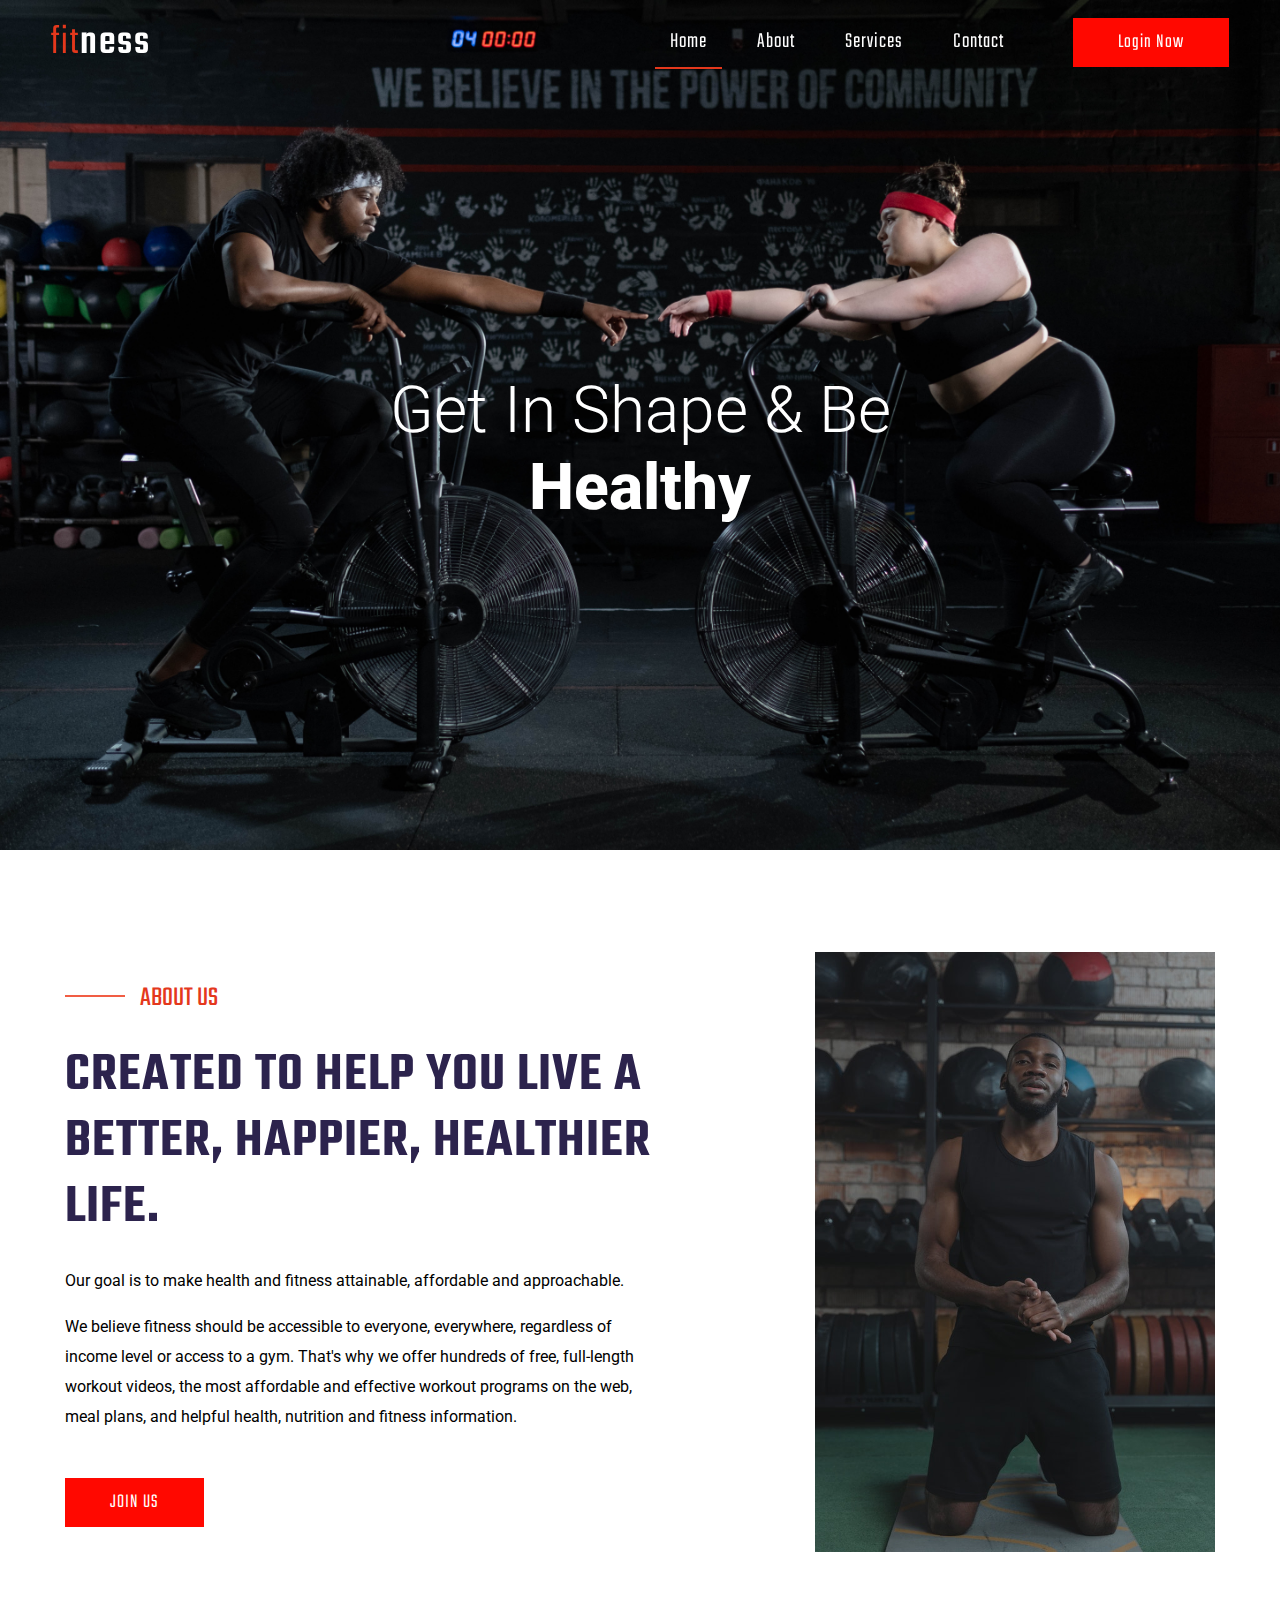
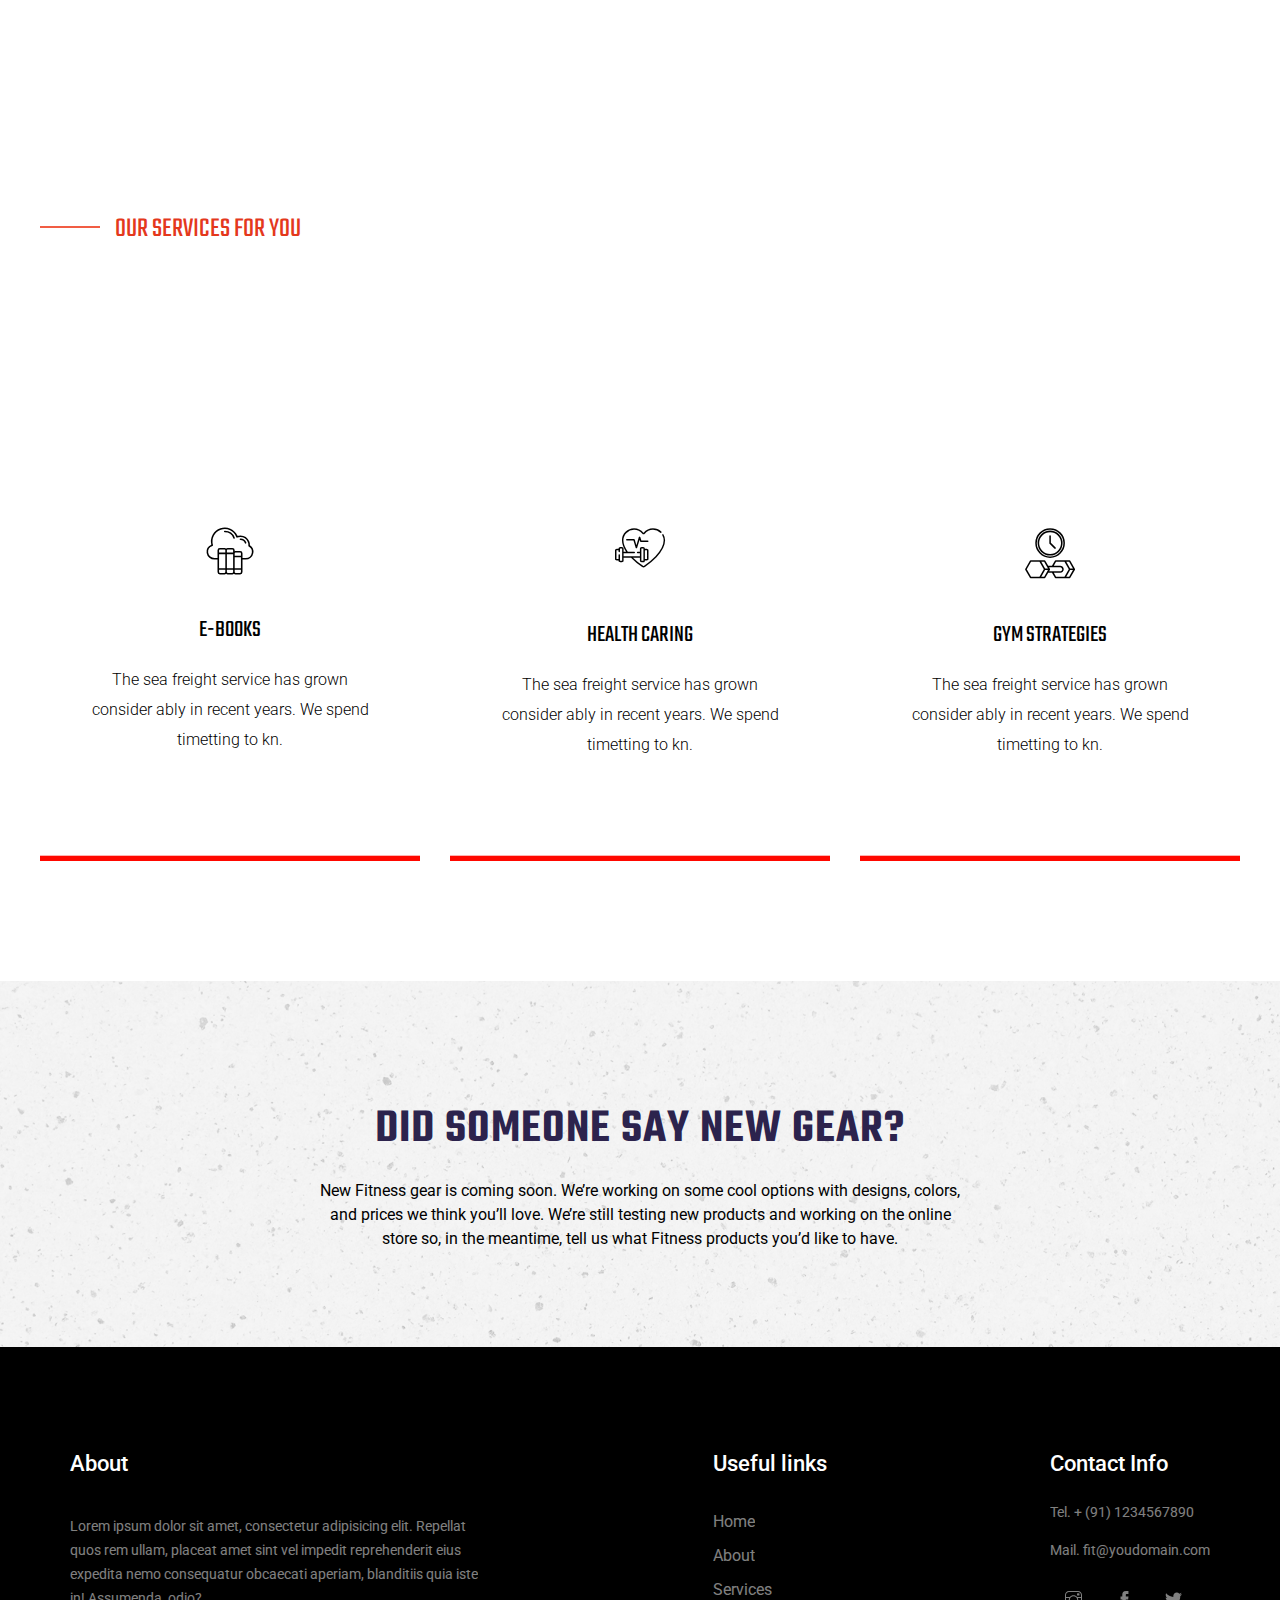
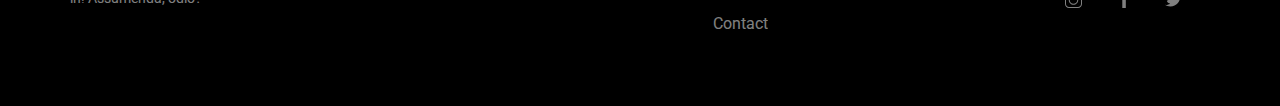
<file: Frontend/index.html>
<!DOCTYPE html>
<html>

<head>
  <meta charset="utf-8">
  <meta name="viewport" content="width=device-width, initial-scale=1.0">
  <link href="https://fonts.googleapis.com/css2?family=Roboto:wght@300;400;500;700;900&display=swap" rel="stylesheet">
  <link href="https://fonts.googleapis.com/css2?family=Teko:wght@300;400;500;600;700&display=swap" rel="stylesheet">
  <link rel="stylesheet" type="text/css" href="flaticon/fonts/flaticon.css">
  <link rel="stylesheet" type="text/css" href="global.css">
</head>

<body>

  <!--=====================================
    =                HEADER                =
    ======================================/ -->

  <header>
    <div class="header-area">
      <div class="logo">
        <a href="index.html">fit<strong>ness</strong></a>
      </div>
      <div class="dropdown-icon" id="dropdown">
        <div class="dropdown-icons"></div>
        <div class="dropdown-icons"></div>
        <div class="dropdown-icons"></div>
      </div>
      <div class="header-main-links">
        <ul>
          <li>
            <a class="active" href="#home">Home</a>
          </li>
          <li>
            <a href="#about">About</a>
          </li>
          <li>
            <a href="#services">Services</a>
          </li>
          <li>
            <a href="/contact.html">Contact</a>
          </li>
        </ul>
        -
        <a id="loggedin" class="button" href="/login.html">Login Now</a>
        <button id="loggedout" class="button"><span id="user">-</span>-Logout</button>
      </div>
    </div>
  </header>

  <!--=======  End of HEADER  ========-->

  <main>

    <!--=====================================
      =              HERO SECTION             =
      ======================================-->

    <section class="hero-section" id="home">
      <div class="hero-content">
        <h1>Get In Shape & Be <strong>Healthy</strong></h1>
      </div>
    </section>

    <!--======  End of HERO SECTION  ======-->

    <!--=====================================
      =                ABOUT US               =
      ======================================-->

    <section class="about-us" id="about">
      <div class="about-us_flex">
        <div class="about-us_left">
          <div class="title">
            <span>ABOUT US</span>
          </div>
          <h2>Created to help you live a better, happier, healthier life.</h2>
          <p>Our goal is to make health and fitness attainable, affordable and approachable.</p>
          <p>We believe fitness should be accessible to everyone, everywhere, regardless of income level or access to a gym. That's why we offer hundreds of free, full-length workout videos, the most affordable and effective workout programs on the web, meal plans, and helpful health, nutrition and fitness information.</p>
          <a href="#contact" class="button">JOIN US</a>
        </div>
        <div class="about-us_right">
          <img src="images/about.jpg">
        </div>
      </div>
    </section>

    <!--=======  End of ABOUT US  ========-->

    <!--=====================================
      =               SERVICES                =
      ======================================-->

    <section class="services" id="services">
      <div class="service-content">
        <div class="title">
          <span>OUR SERVICES FOR YOU </span>
        </div>
        <h2>PUSH YOUR LIMITS FORWARD WE OFFER TO YOU</h2>
        <div class="service_grid">
          <div class="service">
            <svg xmlns="http://www.w3.org/2000/svg" viewBox="0 0 64 64" width="512" height="512">
              <g id="Cloud-Book-Data-Info-Online">
                <path
                  d="M57.52,24.79a11.213,11.213,0,0,0-.93-5.17A12.5,12.5,0,0,0,45.36,12h-.18a12.077,12.077,0,0,0-3.63.62A17.721,17.721,0,0,0,8.09,23.92a9.925,9.925,0,0,0-6,10.55A10.117,10.117,0,0,0,12.21,43H16V59a3.009,3.009,0,0,0,3,3h6a2.974,2.974,0,0,0,2-.78A2.974,2.974,0,0,0,29,62h6a2.974,2.974,0,0,0,2-.78A2.974,2.974,0,0,0,39,62h6a3.009,3.009,0,0,0,3-3V43h3.83A10.1,10.1,0,0,0,61.9,34.54,9.907,9.907,0,0,0,57.52,24.79ZM26,59a1,1,0,0,1-1,1H19a1,1,0,0,1-1-1V56h8Zm0-5H18V36h8Zm0-20H18V31a1,1,0,0,1,1-1h6a1,1,0,0,1,1,1ZM36,59a1,1,0,0,1-1,1H29a1,1,0,0,1-1-1V56h8Zm0-5H28V36h8Zm0-20H28V31a1,1,0,0,1,1-1h6a1,1,0,0,1,1,1ZM46,59a1,1,0,0,1-1,1H39a1,1,0,0,1-1-1V56h8Zm0-5H38V40h8Zm0-16H38V35a1,1,0,0,1,1-1h6a1,1,0,0,1,1,1Zm13.92-3.75A8.092,8.092,0,0,1,51.83,41H48V35a3.009,3.009,0,0,0-3-3H39a3,3,0,0,0-1,.18V31a3.009,3.009,0,0,0-3-3H29a2.974,2.974,0,0,0-2,.78A2.974,2.974,0,0,0,25,28H19a3.009,3.009,0,0,0-3,3V41H12.21a8.088,8.088,0,0,1-8.13-6.8,7.919,7.919,0,0,1,5.51-8.7.979.979,0,0,0,.66-1.24,15.725,15.725,0,0,1,29.8-10.01,1.009,1.009,0,0,0,.54.57.987.987,0,0,0,.79,0A10.135,10.135,0,0,1,45.22,14a10.433,10.433,0,0,1,9.53,6.42,9.237,9.237,0,0,1,.73,4.8,1.014,1.014,0,0,0,.5.97A7.932,7.932,0,0,1,59.92,34.25Z" />
                <path d="M45.367,16a1,1,0,0,0,0,2,6.462,6.462,0,0,1,5.718,4.01,1,1,0,1,0,1.834-.8A8.483,8.483,0,0,0,45.367,16Z" />
                <path d="M25.275,5.964a1,1,0,0,0,0,2A11.644,11.644,0,0,1,36.3,15.636a1,1,0,0,0,.938.654.98.98,0,0,0,.347-.063,1,1,0,0,0,.592-1.285A13.628,13.628,0,0,0,25.275,5.964Z" />
              </g>
            </svg>
            <div class="service-details">
              <h3>E-BOOKS</h3>
              <p>The sea freight service has grown consider ably in recent years. We spend timetting to kn. </p>
            </div>
            <div class="service-button">
              <a href="#contact">JOIN US
                <svg version="1.1" id="Capa_1" xmlns="http://www.w3.org/2000/svg" xmlns:xlink="http://www.w3.org/1999/xlink" x="0px" y="0px" viewBox="0 0 31.49 31.49" style="enable-background:new 0 0 31.49 31.49;" xml:space="preserve">
                  <path d="M21.205,5.007c-0.429-0.444-1.143-0.444-1.587,0c-0.429,0.429-0.429,1.143,0,1.571l8.047,8.047H1.111 C0.492,14.626,0,15.118,0,15.737c0,0.619,0.492,1.127,1.111,1.127h26.554l-8.047,8.032c-0.429,0.444-0.429,1.159,0,1.587 c0.444,0.444,1.159,0.444,1.587,0l9.952-9.952c0.444-0.429,0.444-1.143,0-1.571L21.205,5.007z" />
                </svg></a>
            </div>
          </div>
          <div class="service">
            <i class="flaticon-healthcare-and-medical"></i>
            <div class="service-details">
              <h3>HEALTH CARING</h3>
              <p>The sea freight service has grown consider ably in recent years. We spend timetting to kn.</p>
            </div>
            <div class="service-button">
              <a href="#contact">JOIN US
                <svg version="1.1" id="Capa_1" xmlns="http://www.w3.org/2000/svg" xmlns:xlink="http://www.w3.org/1999/xlink" x="0px" y="0px" viewBox="0 0 31.49 31.49" style="enable-background:new 0 0 31.49 31.49;" xml:space="preserve">
                  <path d="M21.205,5.007c-0.429-0.444-1.143-0.444-1.587,0c-0.429,0.429-0.429,1.143,0,1.571l8.047,8.047H1.111 C0.492,14.626,0,15.118,0,15.737c0,0.619,0.492,1.127,1.111,1.127h26.554l-8.047,8.032c-0.429,0.444-0.429,1.159,0,1.587 c0.444,0.444,1.159,0.444,1.587,0l9.952-9.952c0.444-0.429,0.444-1.143,0-1.571L21.205,5.007z" />
                </svg></a>
            </div>
          </div>
          <div class="service">
            <i class="flaticon-clock"></i>
            <div class="service-details">
              <h3>GYM STRATEGIES</h3>
              <p>The sea freight service has grown consider ably in recent years. We spend timetting to kn. </p>
            </div>
            <div class="service-button">
              <a href="#contact">JOIN US
                <svg version="1.1" id="Capa_1" xmlns="http://www.w3.org/2000/svg" xmlns:xlink="http://www.w3.org/1999/xlink" x="0px" y="0px" viewBox="0 0 31.49 31.49" style="enable-background:new 0 0 31.49 31.49;" xml:space="preserve">
                  <path d="M21.205,5.007c-0.429-0.444-1.143-0.444-1.587,0c-0.429,0.429-0.429,1.143,0,1.571l8.047,8.047H1.111 C0.492,14.626,0,15.118,0,15.737c0,0.619,0.492,1.127,1.111,1.127h26.554l-8.047,8.032c-0.429,0.444-0.429,1.159,0,1.587 c0.444,0.444,1.159,0.444,1.587,0l9.952-9.952c0.444-0.429,0.444-1.143,0-1.571L21.205,5.007z" />
                </svg>
              </a>
            </div>
          </div>
        </div>
      </div>
    </section>

    <!--=======  End of SERVICES  ========-->

    <!--=====================================
      =                 GEAR                 =
      ======================================-->

    <section class="fitness-gear">
      <div>
        <h2>Did Someone Say New Gear?</h2>
        <p>New Fitness gear is coming soon. We’re working on some cool options with designs, colors, and prices we think
          you’ll love. We’re still testing new products and working on the online store so, in the meantime, tell us
          what Fitness products you’d like to have.</p>
      </div>
    </section>

    <!--=======   End of GERA   ========-->

    <!--=====================================
      =              CONTACT FORM             =
      ======================================-->

 

    <!--=====  End of CONTACT FORM  ======-->

  </main>

  <!--=====================================
    =                FOOTER                 =
    ======================================-->

  <footer>
    <div class="footer-content">
      <div class="about">
        <h3>About</h3>
        <p>Lorem ipsum dolor sit amet, consectetur adipisicing elit. Repellat quos rem ullam, placeat amet sint vel
          impedit reprehenderit eius expedita nemo consequatur obcaecati aperiam, blanditiis quia iste in! Assumenda,
          odio?</p>
      </div>
      <div class="links">
        <h3>Useful links</h3>
        <ul>
          <li>
            <a href="#home">Home</a>
          </li>
          <li>
            <a href="#about">About</a>
          </li>
          <li>
            <a href="#services">Services</a>
          </li>
          <li>
            <a href="#about">Contact</a>
          </li>
        </ul>
      </div>
      <div class="contact-info">
        <h3>Contact Info</h3>
        <p>Tel. + (91) 1234567890</p>
        <p>Mail. fit@youdomain.com</p>
        <div class="social-icons">
          <a>
            <svg version="1.1" xmlns="http://www.w3.org/2000/svg" xmlns:xlink="http://www.w3.org/1999/xlink" width="17" height="17" viewBox="0 0 17 17">
              <path d="M13 0h-9c-2.2 0-4 1.8-4 4v9c0 2.2 1.8 4 4 4h9c2.2 0 4-1.8 4-4v-9c0-2.2-1.8-4-4-4zM16 13c0 1.654-1.346 3-3 3h-9c-1.654 0-3-1.346-3-3v-6h3.207c-0.286 0.61-0.457 1.283-0.457 2 0 2.619 2.131 4.75 4.75 4.75s4.75-2.131 4.75-4.75c0-0.717-0.171-1.39-0.457-2h3.207v6zM12.25 9c0 2.068-1.682 3.75-3.75 3.75s-3.75-1.682-3.75-3.75 1.682-3.75 3.75-3.75 3.75 1.682 3.75 3.75zM12.152 6c-0.872-1.059-2.176-1.75-3.652-1.75s-2.78 0.691-3.652 1.75h-3.848v-2c0-1.654 1.346-3 3-3h9c1.654 0 3 1.346 3 3v2h-3.848zM14.454 2.722v1.298c0 0.299-0.244 0.543-0.542 0.543h-1.368c-0.3-0.001-0.544-0.245-0.544-0.543v-1.298c0-0.299 0.244-0.543 0.544-0.543h1.368c0.298 0 0.542 0.244 0.542 0.543z" fill="#000000" />
            </svg></a>
          <a>
            <svg version="1.1" xmlns="http://www.w3.org/2000/svg" xmlns:xlink="http://www.w3.org/1999/xlink" width="17" height="17" viewBox="0 0 17 17">
              <path d="M12.461 5.57l-0.309 2.93h-2.342v8.5h-3.518v-8.5h-1.753v-2.93h1.753v-1.764c0-2.383 0.991-3.806 3.808-3.806h2.341v2.93h-1.465c-1.093 0-1.166 0.413-1.166 1.176v1.464h2.651z" fill="#000000" />
            </svg>
          </a>
          <a>
            <svg version="1.1" xmlns="http://www.w3.org/2000/svg" xmlns:xlink="http://www.w3.org/1999/xlink" width="17" height="17" viewBox="0 0 17 17">
              <path d="M15.253 5.038c0.011 0.151 0.011 0.302 0.011 0.454 0 4.605-3.506 9.912-9.913 9.912-1.974 0-3.808-0.572-5.351-1.564 0.281 0.032 0.551 0.042 0.842 0.042 1.629 0 3.127-0.55 4.325-1.488-1.532-0.032-2.815-1.036-3.257-2.417 0.215 0.032 0.431 0.054 0.656 0.054 0.314 0 0.627-0.043 0.918-0.118-1.596-0.324-2.794-1.726-2.794-3.419 0-0.011 0-0.033 0-0.043 0.464 0.258 1.003 0.42 1.575 0.442-0.938-0.626-1.553-1.694-1.553-2.901 0-0.647 0.173-1.241 0.475-1.759 1.715 2.115 4.293 3.496 7.184 3.646-0.055-0.259-0.087-0.529-0.087-0.799 0-1.919 1.554-3.483 3.484-3.483 1.003 0 1.909 0.42 2.546 1.1 0.787-0.151 1.541-0.442 2.211-0.841-0.259 0.809-0.809 1.489-1.532 1.919 0.702-0.075 1.381-0.269 2.007-0.539-0.475 0.69-1.068 1.306-1.747 1.802z" fill="#000000" />
            </svg>
          </a>
        </div>
      </div>
    </div>
  </footer>

  <!--=======  End of FOOTER   ========-->

  <script src="index.js"></script>
</body>

</html>
</file>
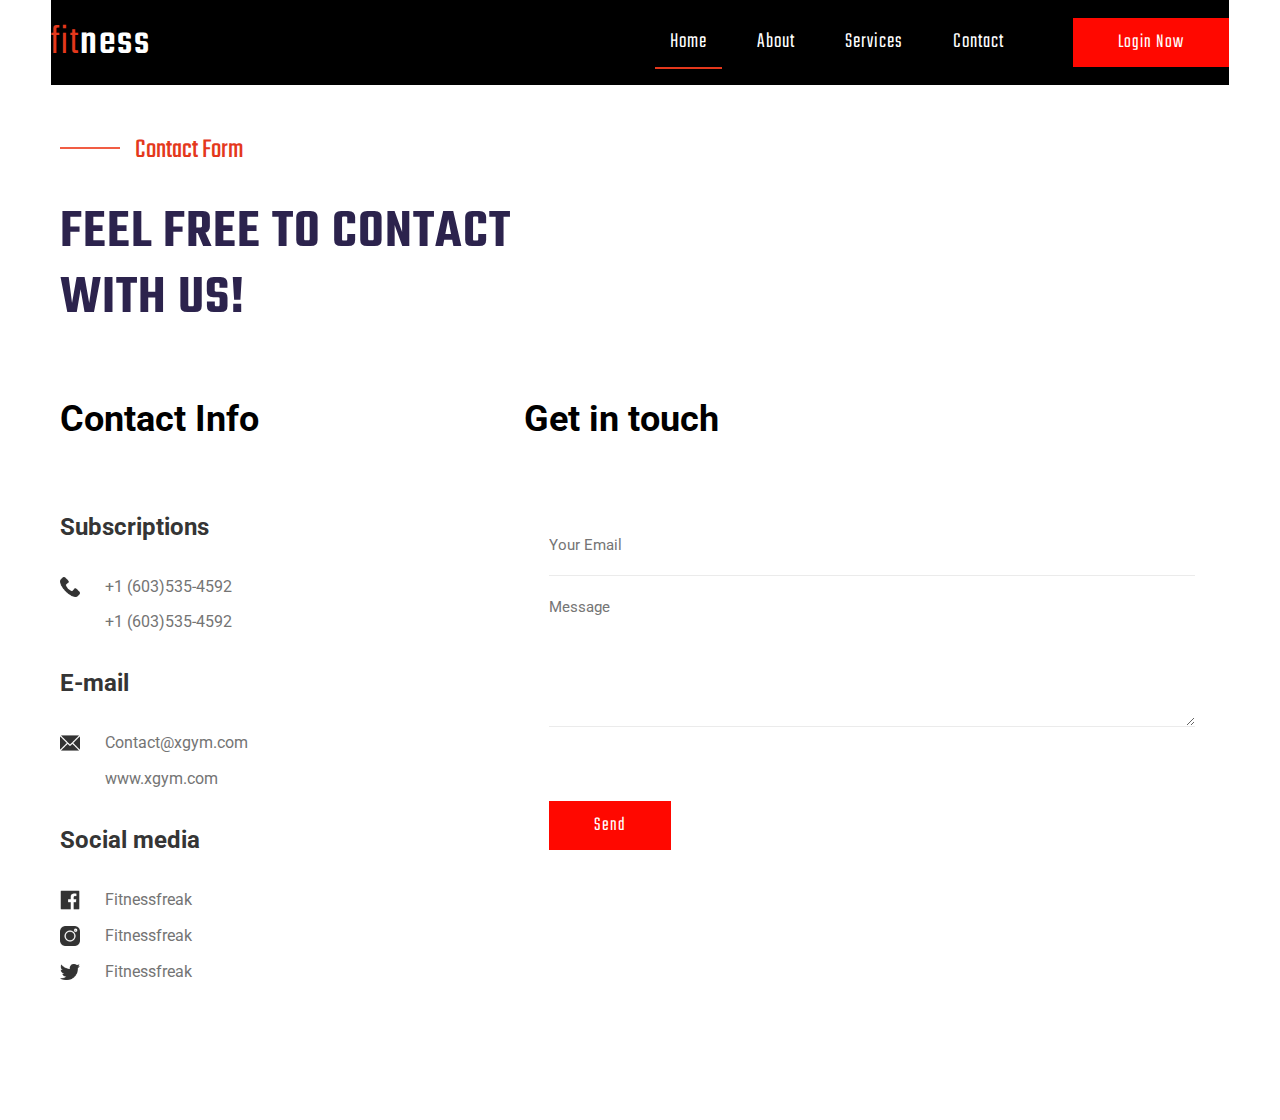
<file: Frontend/contact.html>
<!DOCTYPE html>
<html lang="en">
    <head>
        <meta charset="utf-8">
        <meta name="viewport" content="width=device-width, initial-scale=1.0">
        <link href="https://fonts.googleapis.com/css2?family=Roboto:wght@300;400;500;700;900&display=swap" rel="stylesheet">
        <link href="https://fonts.googleapis.com/css2?family=Teko:wght@300;400;500;600;700&display=swap" rel="stylesheet">
        <link rel="stylesheet" type="text/css" href="flaticon/fonts/flaticon.css">
        <link rel="stylesheet" type="text/css" href="global.css">
      </head>
<body>

  <header>
    <div class="header-area" style="background-color: black;">
      <div class="logo">
        <a href="index.html">fit<strong>ness</strong></a>
      </div>
      <div class="dropdown-icon" id="dropdown">
        <div class="dropdown-icons"></div>
        <div class="dropdown-icons"></div>
        <div class="dropdown-icons"></div>
      </div>
      <div class="header-main-links">
        <ul>
          <li>
            <a class="active" href="index.html">Home</a>
          </li>
          <li>
            <a href="#about">About</a>
          </li>
          <li>
            <a href="#services">Services</a>
          </li>
          <li>
            <a href="/contact.html">Contact</a>
          </li>
        </ul>
        -
        <a id="loggedin" class="button" href="/login.html">Login Now</a>
        <a id="loggedout" class="button" href="/login.html"><span id="user">-</span>-Logout</a>
      </div>
    </div>
  </header>

    <section class="contact-section" id="contact">
        <div class="container">
          <div class="title">
            <span>Contact Form</span>
          </div>
          <h2>Feel Free to contact with us!</h2>
          <div class="form-container">
  
            <div class="contact-information">
              <h3>Contact Info</h3>
              <div class="social">
                <div>
                  <h4>Subscriptions</h4>
                  <div class="info-container">
                    <img src="images/phone.png">
                    <div>
                      <h5>+1 (603)535-4592</h5>
                      <h5>+1 (603)535-4592</h5>
                    </div>
                  </div>
                </div>
                <div>
                  <h4>E-mail</h4>
                  <div class="info-container">
                    <img src="images/mail.png">
                    <div>
                      <h5>Contact@xgym.com</h5>
                      <h5>www.xgym.com</h5>
                    </div>
                  </div>
                </div>
                <div>
                  <h4>Social media</h4>
                  <div class="social-contact">
                    <div class="info-container">
                      <img src="images/facebook.png">
                      <h5>Fitnessfreak</h5>
                    </div>
                    <div class="info-container">
                      <img src="images/instagram.png">
                      <h5>Fitnessfreak</h5>
                    </div>
                    <div class="info-container">
                      <img src="images/twitter.png">
                      <h5>Fitnessfreak</h5>
                    </div>
                  </div>
                </div>
              </div>
            </div>
  
            <div class="form">
              <h3>Get in touch</h3>
              <!-- --------------------------------- -->
              <form class="contact-form" action="http://127.0.0.1:8080/contact_form" method="POST">
                <div class="row">
                </div>
                <div class="form-group">
                  <input type="email" name="email" class="form-control" placeholder="Your Email" required>
                </div>
            
                <div class="form-group">
                  <textarea required name="message" id="message" cols="30" rows="7" class="form-control" placeholder="Message"></textarea>
                </div>  
                <div class="form-group">
                  <input type="submit" value="Send" class="formButton">
                </div>
              </form>

              <!-- ------------------------------------ -->
            </div>
  
          </div>
        </div>
        </div>
      </section>

      <script src="index.js"></script>
</body>
</html>
</file>
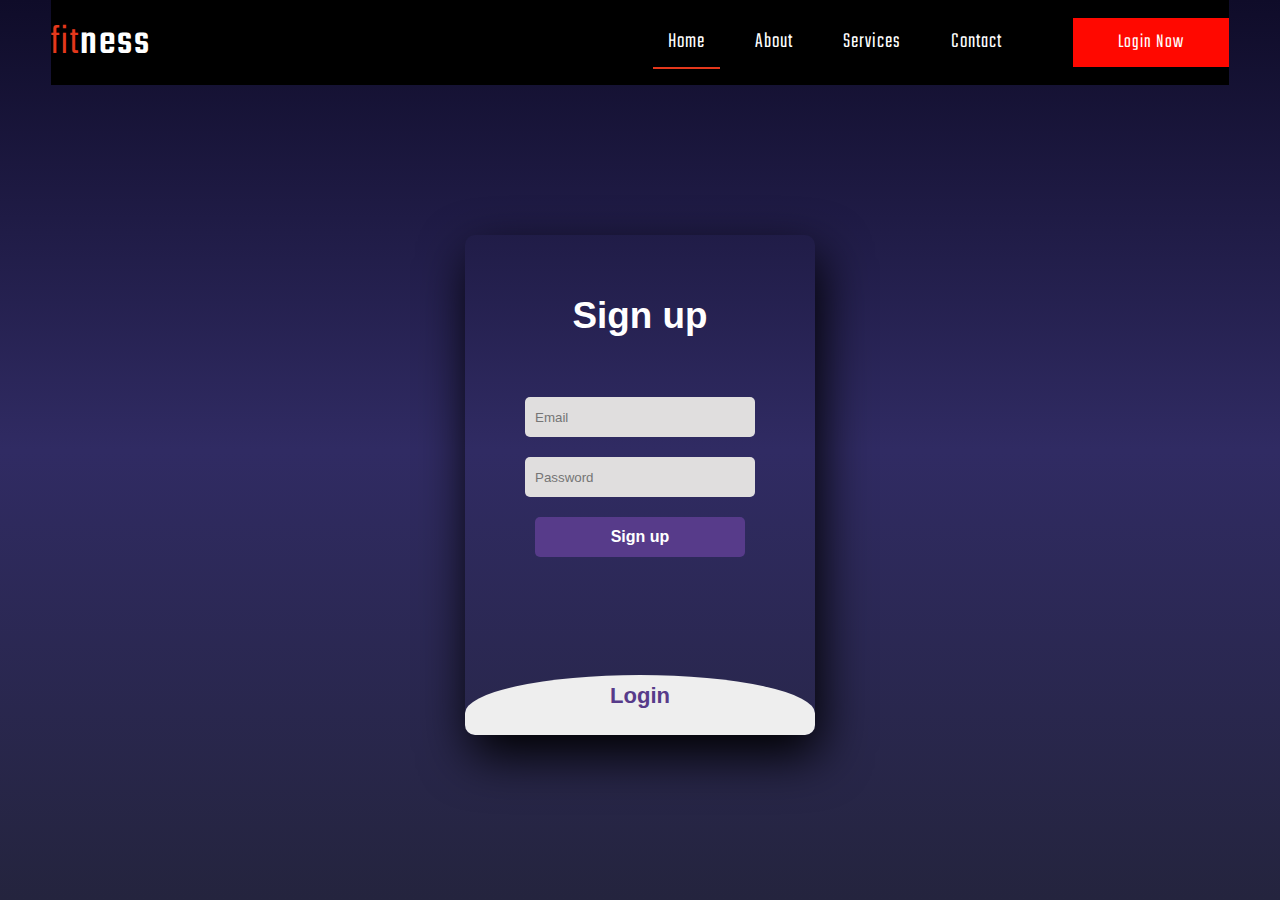
<file: Frontend/login.html>
<!DOCTYPE html>
<html>

<head>
	<meta charset="utf-8">
	<meta name="viewport" content="width=device-width, initial-scale=1.0">
	<link href="https://fonts.googleapis.com/css2?family=Roboto:wght@300;400;500;700;900&display=swap" rel="stylesheet">
	<link href="https://fonts.googleapis.com/css2?family=Teko:wght@300;400;500;600;700&display=swap" rel="stylesheet">
	<link rel="stylesheet" type="text/css" href="flaticon/fonts/flaticon.css">
	<link rel="stylesheet" type="text/css" href="global.css">
</head>
<style>
	body {
		margin: 0;
		padding: 0;
		display: flex;
		justify-content: center;
		align-items: center;
		min-height: 100vh;
		font-family: 'Jost', sans-serif;
		background: linear-gradient(to bottom, #0f0c29, #302b63, #24243e);
	}

	.main {
		width: 350px;
		height: 500px;
		background: red;
		overflow: hidden;
		background: url("https://doc-08-2c-docs.googleusercontent.com/docs/securesc/68c90smiglihng9534mvqmq1946dmis5/fo0picsp1nhiucmc0l25s29respgpr4j/1631524275000/03522360960922298374/03522360960922298374/1Sx0jhdpEpnNIydS4rnN4kHSJtU1EyWka?e=view&authuser=0&nonce=gcrocepgbb17m&user=03522360960922298374&hash=tfhgbs86ka6divo3llbvp93mg4csvb38") no-repeat center/ cover;
		border-radius: 10px;
		box-shadow: 5px 20px 50px #000;
	}

	#chk {
		display: none;
	}

	.signup {
		position: relative;
		width: 100%;
		height: 100%;
	}

	label {
		color: #fff;
		font-size: 2.3em;
		justify-content: center;
		display: flex;
		margin: 60px;
		font-weight: bold;
		cursor: pointer;
		transition: .5s ease-in-out;
	}

	input {
		width: 60%;
		height: 20px;
		background: #e0dede;
		justify-content: center;
		display: flex;
		margin: 20px auto;
		padding: 10px;
		border: none;
		outline: none;
		border-radius: 5px;
	}

	button {
		width: 60%;
		height: 40px;
		margin: 10px auto;
		justify-content: center;
		display: block;
		color: #fff;
		background: #573b8a;
		font-size: 1em;
		font-weight: bold;
		margin-top: 20px;
		outline: none;
		border: none;
		border-radius: 5px;
		transition: .2s ease-in;
		cursor: pointer;
	}

	button:hover {
		background: #6d44b8;
	}

	.login {
		height: 460px;
		background: #eee;
		border-radius: 60% / 10%;
		transform: translateY(-180px);
		transition: .8s ease-in-out;
	}

	.login label {
		color: #573b8a;
		transform: scale(.6);
	}

	#chk:checked~.login {
		transform: translateY(-500px);
	}

	#chk:checked~.login label {
		transform: scale(1);
	}

	#chk:checked~.signup label {
		transform: scale(.6);
	}
</style>

<body>

	<header>
		<div class="header-area" style="background-color: black;">
		  <div class="logo">
			<a href="index.html">fit<strong>ness</strong></a>
		  </div>
		  <div class="dropdown-icon" id="dropdown">
			<div class="dropdown-icons"></div>
			<div class="dropdown-icons"></div>
			<div class="dropdown-icons"></div>
		  </div>
		  <div class="header-main-links">
			<ul>
			  <li>
				<a class="active" href="index.html">Home</a>
			  </li>
			  <li>
				<a href="#about">About</a>
			  </li>
			  <li>
				<a href="#services">Services</a>
			  </li>
			  <li>
				<a href="/contact.html">Contact</a>
			  </li>
			</ul>
			-
			<a id="loggedin" class="button" href="/login.html">Login Now</a>
			<a id="loggedout" class="button" href="/login.html"><span id="user">-</span>-Logout</a>
		  </div>
		</div>
	  </header>

	<div class="main" style="margin-top: 70px;">
		<input type="checkbox" id="chk" aria-hidden="true">

		<div class="signup">
			<form id="register_form">
				<label for="chk" aria-hidden="true">Sign up</label>
				<input id="reg_email" type="email" name="email" placeholder="Email" required="">
				<input id="reg_pass" type="password" name="pswd" placeholder="Password" required="">
				<button type="submit">Sign up</button>
			</form>
		</div>

		<div class="login">
			<form id="login_form">
				<label for="chk" aria-hidden="true">Login</label>
				<input id="log_email" type="email" name="email" placeholder="Email" required="">
				<input id="log_pass" type="password" name="pswd" placeholder="Password" required="">
				<button type="submit">Login</button>
			</form>
		</div>
	</div>
	<script src="index.js"></script>
	<script>

		// const reg_email = document.getElementById("reg_email").value()
		// const reg_pass = document.getElementById("reg_pass").value()
		// const log_email = document.getElementById("log_email").value()
		// const log_pass = document.getElementById("log_pass").value()

		// const login = (event) => {
		// 	alert(document.getElementById("log_email").value())
		//     event.preventDefault(); 


		// }

		// const register = (event) => {
		//     event.preventDefault();
		// }

		let register_form = document.getElementById("register_form")
		let login_form = document.getElementById("login_form")

		register_form.addEventListener("submit", async (e) => {
			e.preventDefault()
			reg_email = (document.getElementById("reg_email").value)
			reg_pass = (document.getElementById("reg_pass").value)

			const respo = await fetch("http://localhost:8080/register", {
				method: "POST",
				headers: {
					'Content-Type': 'application/json'
				},
				body: JSON.stringify({
					email: reg_email,
					password: reg_pass
				})
			})

			let respo2 = await respo.json()
			console.log("register", respo2)
			// alert(respo2)

			if (respo2.message == "User already Exists !! please login") {
				alert("User Already Exists!! please login")
			}

			else if (respo2.message == "Account Created Successfully") {
				alert("Success")
				localStorage.setItem("email", reg_email)
				location.href="/"
			}

		})

		login_form.addEventListener("submit", async (e) => {
			e.preventDefault()
			log_email = (document.getElementById("log_email").value)
			log_pass = (document.getElementById("log_pass").value)

			const respo = await fetch("http://localhost:8080/login", {
				method: "POST",
				headers: {
					'Content-Type': 'application/json'
				},
				body: JSON.stringify({
					email: log_email,
					password: log_pass
				})
			})

			let respo2 = await respo.json()
			console.log("login", respo2)
			// alert(respo2)

			if (respo2.message == "user not found") {
				alert("User Not Found !! please Signup !!")
			}

			else if (respo2.message == "login success") {
				alert("Success")
				localStorage.setItem("email", log_email)
				location.href="/"
			}
			else if (respo2.message == "wrong pass"){
				alert("wrong pass")
			}
			else{
				alert("Something Unexpected Happened")
			}

		})

	</script>
</body>

</html>
</file>
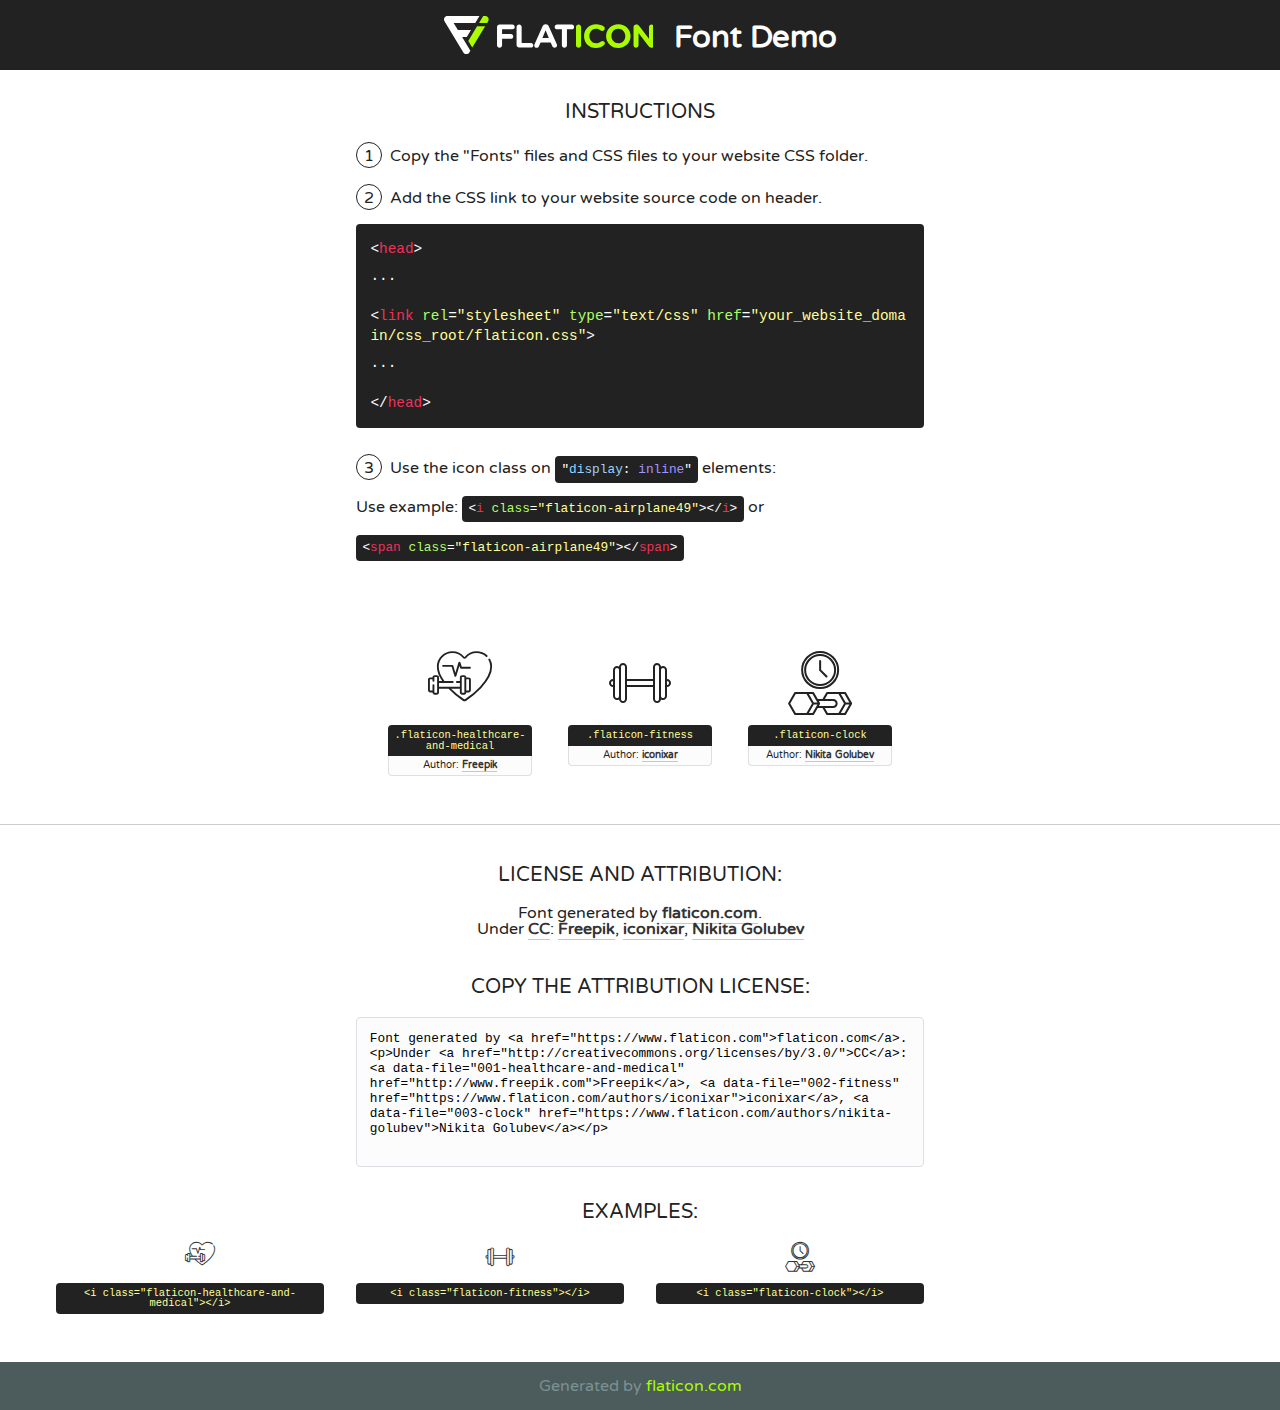
<file: Frontend/flaticon/fonts/flaticon.html>
<!DOCTYPE html>
<!--
  Flaticon icon font: Flaticon
  Creation date: 13/05/2020 06:02
-->
<html>
<!DOCTYPE html>
<html>

<head>
    <title>Flaticon WebFont</title>
    <link href="http://fonts.googleapis.com/css?family=Varela+Round" rel="stylesheet" type="text/css" />
    <link rel="stylesheet" type="text/css" href="flaticon.css">
    <meta charset="UTF-8">
    <style>
    html, body, div, span, applet, object, iframe,
    h1, h2, h3, h4, h5, h6, p, blockquote, pre,
    a, abbr, acronym, address, big, cite, code,
    del, dfn, em, img, ins, kbd, q, s, samp,
    small, strike, strong, sub, sup, tt, var,
    b, u, i, center,
    dl, dt, dd, ol, ul, li,
    fieldset, form, label, legend,
    table, caption, tbody, tfoot, thead, tr, th, td,
    article, aside, canvas, details, embed, 
    figure, figcaption, footer, header, hgroup, 
    menu, nav, output, ruby, section, summary,
    time, mark, audio, video {
        margin: 0;
        padding: 0;
        border: 0;
        font-size: 100%;
        font: inherit;
        vertical-align: baseline;
    }
    /* HTML5 display-role reset for older browsers */
    article, aside, details, figcaption, figure, 
    footer, header, hgroup, menu, nav, section {
        display: block;
    }
    body {
        line-height: 1;
    }
    ol, ul {
        list-style: none;
    }
    blockquote, q {
        quotes: none;
    }
    blockquote:before, blockquote:after,
    q:before, q:after {
        content: '';
        content: none;
    }
    table {
        border-collapse: collapse;
        border-spacing: 0;
    }
    body {
        font-family: 'Varela Round', Helvetica, Arial, sans-serif;
        font-size: 16px;
        color: #222;
    }
    a {
        color: #333;
        border-bottom: 1px solid #a9fd00;
        font-weight: bold;
        text-decoration: none;
    }
    * {
        -moz-box-sizing: border-box;
        -webkit-box-sizing: border-box;
        box-sizing: border-box;
        margin: 0;
        padding: 0;
    }
    [class^="flaticon-"]:before, [class*=" flaticon-"]:before, [class^="flaticon-"]:after, [class*=" flaticon-"]:after {
        font-family: Flaticon;
        font-size: 30px;
        font-style: normal;
        margin-left: 20px;
        color: #333;
    }
    .wrapper {
        max-width: 600px;
        margin: auto;
        padding: 0 1em;
    }
    .title {
        font-size: 1.25em;
        text-align: center;
        margin-bottom: 1em;
        text-transform: uppercase;
    }
    header {
        text-align: center;
        background-color: #222;
        color: #fff;
        padding: 1em;
    }
    header .logo {
        width: 210px;
        height: 38px;
        display: inline-block;
        vertical-align: middle;
        margin-right: 1em;
        border: none;
    }
    header strong {
        font-size: 1.95em;
        font-weight: bold;
        vertical-align: middle;
        margin-top: 5px;
        display: inline-block;
    }
    .demo {
        margin: 2em auto;
        line-height: 1.25em;
    }
    .demo ul li {
        margin-bottom: 1em;
    }
    .demo ul li .num {
        color: #222;
        border-radius: 20px;
        display: inline-block;
        width: 26px;
        padding: 3px;
        height: 26px;
        text-align: center;
        margin-right: 0.5em;
        border: 1px solid #222;
    }
    .demo ul li code {
        background-color: #222;
        border-radius: 4px;
        padding: 0.25em 0.5em;
        display: inline-block;
        color: #fff;
        font-family: Consolas,Monaco,Lucida Console,Liberation Mono,DejaVu Sans Mono,Bitstream Vera Sans Mono,Courier New, monospace;
        font-weight: lighter;
        margin-top: 1em;
        font-size: 0.8em;
        word-break: break-all;
    }
    .demo ul li code.big {
        padding: 1em;
        font-size: 0.9em;
    }
    .demo ul li code .red {
        color: #EF3159;
    }
    .demo ul li code .green {
        color: #ACFF65;
    }
    .demo ul li code .yellow {
        color: #FFFF99;
    }
    .demo ul li code .blue {
        color: #99D3FF;
    }
    .demo ul li code .purple {
        color: #A295FF;
    }
    .demo ul li code .dots {
        margin-top: 0.5em;
        display: block;
    }
    #glyphs {
        border-bottom: 1px solid #ccc;
        padding: 2em 0;
        text-align: center;
    }
    .glyph {
        display: inline-block;
        width: 9em;
        margin: 1em;
        text-align: center;
        vertical-align: top;
        background: #FFF;
    }
    .glyph .glyph-icon {
        padding: 10px;
        display: block;
        font-family:"Flaticon";
        font-size: 64px;
        line-height: 1;
    }
    .glyph .glyph-icon:before {
        font-size: 64px;
        color: #222;
        margin-left: 0;
    }
    .class-name {
        font-size: 0.65em;
        background-color: #222;
        color: #fff;
        border-radius: 4px 4px 0 0;
        padding: 0.5em;
        color: #FFFF99;
        font-family: Consolas,Monaco,Lucida Console,Liberation Mono,DejaVu Sans Mono,Bitstream Vera Sans Mono,Courier New, monospace;
    }
    .author-name {
        font-size: 0.6em;
        background-color: #fcfcfd;
        border: 1px solid #DEDEE4;
        border-top: 0;
        border-radius: 0 0 4px 4px;
        padding: 0.5em;
    }
    .class-name:last-child {
        font-size: 10px;
        color:#888;
    }
    .class-name:last-child a {
        font-size: 10px;
        color:#555;
    }
    .class-name:last-child a:hover {
        color:#a9fd00;
    }
    .glyph > input {
        display: block;
        width: 100px;
        margin: 5px auto;
        text-align: center;
        font-size: 12px;
        cursor: text;
    }
    .glyph > input.icon-input {
        font-family:"Flaticon";
        font-size: 16px;
        margin-bottom: 10px;
    }
    .attribution .title {
        margin-top: 2em;
    }
    .attribution textarea {
        background-color: #fcfcfd;
        padding: 1em;
        border: none;
        box-shadow: none;
        border: 1px solid #DEDEE4;
        border-radius: 4px;
        resize: none;
        width: 100%;
        height: 150px;
        font-size: 0.8em;
        font-family: Consolas,Monaco,Lucida Console,Liberation Mono,DejaVu Sans Mono,Bitstream Vera Sans Mono,Courier New, monospace;
        -webkit-appearance: none;
    }
    .iconsuse {
        margin: 2em auto;
        text-align: center;
        max-width: 1200px;
    }
    .iconsuse:after {
        content: '';
        display: table;
        clear: both;
    }
    .iconsuse .image {
        float: left;
        width: 25%;
        padding: 0 1em;
    }
    .iconsuse .image p {
        margin-bottom: 1em;
    }
    .iconsuse .image span {
        display: block;
        font-size: 0.65em;
        background-color: #222;
        color: #fff;
        border-radius: 4px;
        padding: 0.5em;
        color: #FFFF99;
        margin-top: 1em;
        font-family: Consolas,Monaco,Lucida Console,Liberation Mono,DejaVu Sans Mono,Bitstream Vera Sans Mono,Courier New, monospace;
    }
    #footer {
        text-align: center;
        background-color: #4C5B5C;
        color: #7c9192;
        padding: 1em;
    }
    #footer a {
        border: none;
        color: #a9fd00;
        font-weight: normal;
    }
    @media (max-width: 960px) {
        .iconsuse .image {
            width: 50%;
        }
    }
    @media (max-width: 560px) {
        .iconsuse .image {
            width: 100%;
        }
    }
    </style>
</head>

<body class="characters-off">

    <header>
        <a href="https://www.flaticon.com" target="_blank" class="logo">
            <svg version="1.1" xmlns="http://www.w3.org/2000/svg" xmlns:xlink="http://www.w3.org/1999/xlink" xmlns:a="http://ns.adobe.com/AdobeSVGViewerExtensions/3.0/" viewBox="0 0 560.875 102.036" enable-background="new 0 0 560.875 102.036" xml:space="preserve">
                <defs>
                </defs>
                <g>
                    <g class="letters">
                        <path fill="#ffffff" d="M141.596,29.675c0-3.777,2.985-6.767,6.764-6.767h34.438c3.426,0,6.15,2.728,6.15,6.15
                        c0,3.43-2.724,6.149-6.15,6.149h-27.674v13.091h23.719c3.429,0,6.151,2.724,6.151,6.15c0,3.43-2.723,6.149-6.151,6.149h-23.719
                        v17.574c0,3.773-2.986,6.761-6.764,6.761c-3.779,0-6.764-2.989-6.764-6.761V29.675z"></path>
                        <path fill="#ffffff" d="M193.844,29.149c0-3.781,2.985-6.767,6.764-6.767c3.776,0,6.763,2.985,6.763,6.767v42.957h25.039
                        c3.426,0,6.149,2.726,6.149,6.153c0,3.425-2.723,6.15-6.149,6.15h-31.802c-3.779,0-6.764-2.986-6.764-6.768V29.149z"></path>
                        <path fill="#ffffff" d="M241.891,75.71l21.438-48.407c1.492-3.341,4.215-5.357,7.906-5.357h0.792
                        c3.686,0,6.323,2.017,7.815,5.357l21.439,48.407c0.436,0.967,0.701,1.845,0.701,2.723c0,3.602-2.809,6.501-6.414,6.501
                        c-3.161,0-5.269-1.845-6.499-4.655l-4.132-9.661h-27.059l-4.301,10.102c-1.144,2.631-3.426,4.214-6.237,4.214
                        c-3.517,0-6.24-2.81-6.24-6.325C241.1,77.64,241.451,76.677,241.891,75.71z M279.932,58.666l-8.521-20.297l-8.526,20.297H279.932
                        z"></path>
                        <path fill="#ffffff" d="M314.864,35.387H301.86c-3.429,0-6.239-2.813-6.239-6.238c0-3.429,2.811-6.24,6.239-6.24h39.533
                        c3.426,0,6.237,2.811,6.237,6.24c0,3.425-2.811,6.238-6.237,6.238h-13.001v42.785c0,3.773-2.99,6.761-6.764,6.761
                        c-3.779,0-6.764-2.989-6.764-6.761V35.387z"></path>
                        <path fill="#A9FD00" d="M352.615,29.149c0-3.781,2.985-6.767,6.767-6.767c3.774,0,6.761,2.985,6.761,6.767v49.024
                        c0,3.773-2.987,6.761-6.761,6.761c-3.781,0-6.767-2.989-6.767-6.761V29.149z"></path>
                        <path fill="#A9FD00" d="M374.132,53.836v-0.179c0-17.481,13.178-31.801,32.065-31.801c9.22,0,15.459,2.458,20.557,6.238
                        c1.402,1.054,2.637,2.985,2.637,5.357c0,3.692-2.985,6.59-6.681,6.59c-1.845,0-3.071-0.702-4.044-1.319
                        c-3.776-2.813-7.729-4.393-12.562-4.393c-10.364,0-17.831,8.611-17.831,19.154v0.173c0,10.542,7.291,19.329,17.831,19.329
                        c5.715,0,9.492-1.756,13.359-4.834c1.049-0.874,2.458-1.491,4.039-1.491c3.429,0,6.325,2.813,6.325,6.236
                        c0,2.106-1.056,3.78-2.282,4.834c-5.539,4.834-12.036,7.733-21.878,7.733C387.572,85.464,374.132,71.493,374.132,53.836z"></path>
                        <path fill="#A9FD00" d="M433.009,53.836v-0.179c0-17.481,13.79-31.801,32.766-31.801c18.981,0,32.592,14.143,32.592,31.628v0.173
                        c0,17.483-13.785,31.807-32.769,31.807C446.625,85.464,433.009,71.32,433.009,53.836z M484.224,53.836v-0.179
                        c0-10.539-7.725-19.326-18.626-19.326c-10.893,0-18.449,8.611-18.449,19.154v0.173c0,10.542,7.73,19.329,18.626,19.329
                        C476.676,72.986,484.224,64.378,484.224,53.836z"></path>
                        <path fill="#A9FD00" d="M506.233,29.321c0-3.774,2.99-6.763,6.767-6.763h1.401c3.252,0,5.183,1.583,7.029,3.953l26.093,34.265
                        V29.059c0-3.692,2.99-6.677,6.681-6.677c3.683,0,6.671,2.985,6.671,6.677v48.934c0,3.78-2.987,6.765-6.764,6.765h-0.436
                        c-3.257,0-5.188-1.581-7.034-3.953l-27.056-35.492v32.944c0,3.687-2.985,6.676-6.678,6.676c-3.683,0-6.673-2.989-6.673-6.676
                        V29.321z"></path>
                    </g>
                    <g class="insignia">
                        <path fill="#ffffff" d="M48.372,56.137h12.517l11.156-18.537H37.186L25.688,18.539h57.825L94.668,0H9.271
                        C5.925,0,2.842,1.801,1.198,4.716c-1.644,2.907-1.593,6.482,0.134,9.343l50.38,83.501c1.678,2.781,4.689,4.476,7.938,4.476
                        c3.246,0,6.257-1.695,7.935-4.476l2.898-4.804L48.372,56.137z"></path>
                        <g class="i">
                            <path fill="#A9FD00" d="M93.575,18.539h0.031v0.004l21.652,0.004l2.705-4.488c1.727-2.861,1.778-6.436,0.133-9.343
                            C116.454,1.801,113.371,0,110.026,0h-5.294L93.575,18.539z"></path>
                            <polygon fill="#A9FD00" points="88.291,27.356 64.725,66.486 75.519,84.404 109.942,27.356"></polygon>
                        </g>
                    </g>
                </g>
            </svg>
        </a>
        <strong>Font Demo</strong>
    </header>


    <section class="demo wrapper">

        <p class="title">Instructions</p>

        <ul>
            <li>
                <span class="num">1</span>Copy the "Fonts" files and CSS files to your website CSS folder.
            </li>
            <li>
                <span class="num">2</span>Add the CSS link to your website source code on header.
                <code class="big">
                    &lt;<span class="red">head</span>&gt;
                    <br/><span class="dots">...</span>
                    <br/>&lt;<span class="red">link</span> <span class="green">rel</span>=<span class="yellow">"stylesheet"</span> <span class="green">type</span>=<span class="yellow">"text/css"</span> <span class="green">href</span>=<span class="yellow">"your_website_domain/css_root/flaticon.css"</span>&gt;
                    <br/><span class="dots">...</span>
                    <br/>&lt;/<span class="red">head</span>&gt;
                </code>
            </li>

            <li>
                <p>
                    <span class="num">3</span>Use the icon class on <code>"<span class="blue">display</span>:<span class="purple"> inline</span>"</code> elements:
                    <br />
                    Use example: <code>&lt;<span class="red">i</span> <span class="green">class</span>=<span class="yellow">&quot;flaticon-airplane49&quot;</span>&gt;&lt;/<span class="red">i</span>&gt;</code> or <code>&lt;<span class="red">span</span> <span class="green">class</span>=<span class="yellow">&quot;flaticon-airplane49&quot;</span>&gt;&lt;/<span class="red">span</span>&gt;</code>
            </li>
        </ul>

    </section>




   <section id="glyphs">          
    
      
        <div class="glyph"><div class="glyph-icon flaticon-healthcare-and-medical"></div>
            <div class="class-name">.flaticon-healthcare-and-medical</div>
            <div class="author-name">Author: <a data-file="001-healthcare-and-medical" href="http://www.freepik.com">Freepik</a> </div> 
        </div>        
        
        <div class="glyph"><div class="glyph-icon flaticon-fitness"></div>
            <div class="class-name">.flaticon-fitness</div>
            <div class="author-name">Author: <a data-file="002-fitness" href="https://www.flaticon.com/authors/iconixar">iconixar</a> </div> 
        </div>        
        
        <div class="glyph"><div class="glyph-icon flaticon-clock"></div>
            <div class="class-name">.flaticon-clock</div>
            <div class="author-name">Author: <a data-file="003-clock" href="https://www.flaticon.com/authors/nikita-golubev">Nikita Golubev</a> </div> 
        </div>        
        

    </section>



    <section class="attribution wrapper"   style="text-align:center;">

      <div class="title">License and attribution:</div><div class="attrDiv">Font generated by <a href="https://www.flaticon.com">flaticon.com</a>. <div><p>Under <a href="http://creativecommons.org/licenses/by/3.0/">CC</a>: <a data-file="001-healthcare-and-medical" href="http://www.freepik.com">Freepik</a>, <a data-file="002-fitness" href="https://www.flaticon.com/authors/iconixar">iconixar</a>, <a data-file="003-clock" href="https://www.flaticon.com/authors/nikita-golubev">Nikita Golubev</a></p>  </div>
      </div>
      <div class="title">Copy the Attribution License:</div>

    <textarea onclick="this.focus();this.select();">Font generated by &lt;a href=&quot;https://www.flaticon.com&quot;&gt;flaticon.com&lt;/a&gt;. <p>Under <a href="http://creativecommons.org/licenses/by/3.0/">CC</a>: <a data-file="001-healthcare-and-medical" href="http://www.freepik.com">Freepik</a>, <a data-file="002-fitness" href="https://www.flaticon.com/authors/iconixar">iconixar</a>, <a data-file="003-clock" href="https://www.flaticon.com/authors/nikita-golubev">Nikita Golubev</a></p>  
     </textarea>

    </section>

    <section class="iconsuse">

          <div class="title">Examples:</div>            
             
            <div class="image">
                <p>
                    <i class="glyph-icon flaticon-healthcare-and-medical"></i> 
                    <span>&lt;i class=&quot;flaticon-healthcare-and-medical&quot;&gt;&lt;/i&gt;</span>
                </p>
            </div>
            
            <div class="image">
                <p>
                    <i class="glyph-icon flaticon-fitness"></i> 
                    <span>&lt;i class=&quot;flaticon-fitness&quot;&gt;&lt;/i&gt;</span>
                </p>
            </div>
            
            <div class="image">
                <p>
                    <i class="glyph-icon flaticon-clock"></i> 
                    <span>&lt;i class=&quot;flaticon-clock&quot;&gt;&lt;/i&gt;</span>
                </p>
            </div>
                       
        </div>
                            
    </section>

<div id="footer">
    <div>Generated by <a href="https://www.flaticon.com">flaticon.com</a>
    </div>
</div>



</body>
</html>
</file>
<file: Frontend/flaticon/fonts/flaticon.css>
/*
  	Flaticon icon font: Flaticon
  	Creation date: 13/05/2020 06:02
  	*/

@font-face {
  font-family: "Flaticon";
  src: url("./Flaticon.eot");
  src: url("./Flaticon.eot?#iefix") format("embedded-opentype"),
       url("./Flaticon.woff2") format("woff2"),
       url("./Flaticon.woff") format("woff"),
       url("./Flaticon.ttf") format("truetype"),
       url("./Flaticon.svg#Flaticon") format("svg");
  font-weight: normal;
  font-style: normal;
}

@media screen and (-webkit-min-device-pixel-ratio:0) {
  @font-face {
    font-family: "Flaticon";
    src: url("./Flaticon.svg#Flaticon") format("svg");
  }
}

[class^="flaticon-"]:before, [class*=" flaticon-"]:before,
[class^="flaticon-"]:after, [class*=" flaticon-"]:after {   
  font-family: Flaticon;
        font-size: 20px;
font-style: normal;
margin-left: 20px;
}

.flaticon-healthcare-and-medical:before { content: "\f100"; }
.flaticon-fitness:before { content: "\f101"; }
.flaticon-clock:before { content: "\f102"; }
</file>
<file: Frontend/global.css>
* {
  -webkit-tap-highlight-color: inherit;
  -webkit-tap-highlight-color: rgba(255, 255, 255, 0);
}

/* styles for body */
body {
  margin: 0;
  font-family: roboto, sans-serif;
  position: relative;
}

/* remove default styles from links and add cursor */
a {
  text-decoration: none;
  font-family: 'Teko';
  cursor: pointer;
}

/* removes default unordered list styles */
ul {
  list-style-type: none;
}

/* add styles to all h2 elements */
h2 {
  font-size: 55px;
  display: block;
  line-height: 120%;
  color: #2c234d;
  font-weight: 600;
  letter-spacing: 1px;
  text-transform: uppercase;
  font-family: teko, sans-serif;
}

/*=============================================
=                   button                   =
=============================================*/

.button {
  font-family: teko;
  display: inline-block;
  color: white;
  background: #ff0800;
  font-size: 20px;
  font-weight: 300;
  padding: 10px 45px;
  letter-spacing: 1px;
  position: relative;
  z-index: 0;
  overflow: hidden;
  cursor: pointer;
}

.button::before {
  content: '';
  position: absolute;
  height: 100%;
  width: 0%;
  top: 0;
  /* bottom: 0; */
  left: 0;
  background: #c20505;
  -webkit-transition: all 0.5s cubic-bezier(.5, 1.6, .4, .7);
  -o-transition: all 0.5s cubic-bezier(.5, 1.6, .4, .7);
  transition: all 0.5s cubic-bezier(.5, 1.6, .4, .7);
  z-index: -1;
}

.button:hover::before {
  width: 100%;
}

/*============  End of button  =============*/

/*=============================================
=                   TITLE                   =
=============================================*/

.title span {
  display: block;
  color: #e4381C;
  font-size: 28px;
  margin-left: 75px;
  font-family: teko;
}

.title::before {
  content: '';
  height: 2px;
  width: 60px;
  position: absolute;
  background-color: #f15d44;
  top: 17px;
}

/*============  End of TITLE  =============*/

/*======================================================================================================
==============================                   HEADER                   ==============================
======================================================================================================*/

/* add position styles and background to header */
header {
  position: fixed;
  top: 0;
  right: 0;
  left: 0;
  width: 100%;
  z-index: 100;
  background-color: transparent;
  -webkit-transition: all .3s ease;
  -o-transition: all .3s ease;
  transition: all .3s ease;
}

/* add new background color to header when scroll */
header.active {
  background-color: black;
}

/* display header links in single line */
.header-area,
.header-main-links,
.header-main-links ul {
  display: -webkit-box;
  display: -ms-flexbox;
  display: flex;
  -webkit-box-align: center;
      -ms-flex-align: center;
          align-items: center;
}

/* add right and left margin on container inside header */
.header-area {
  margin: 0 4%;
}

/* logo style for starting letters*/
.logo a {
  font-size: 42px;
  font-weight: 200;
  letter-spacing: 2px;
  color: #e4381C;
}

/* logo style for ending letters */
.logo a strong {
  font-weight: 500;
  color: white;
}

.dropdown-icon {
  display: none;
}

/* header links container margin */
.header-main-links {
  margin-left: auto;
}

/* header link style */
.header-main-links li a {
  color: rgb(255, 255, 255);
  font-weight: 300;
  display: block;
  font-size: 22px;
  padding: 10px 15px;
  margin: 0 10px;
  -webkit-transition: all 0.3s ease 0s;
  -o-transition: all 0.3s ease 0s;
  transition: all 0.3s ease 0s;
  letter-spacing: 1px;
  border-bottom: 2px solid transparent;
}

.header-main-links li a.active {
  border-bottom: 2px solid #e4381C;
}

.header-main-links li a:hover {
  border-bottom: 2px solid #e4381C;
}

.header-main-links .button {
  margin-left: 40px;
}

/*=========================================  End of HEADER  ==========================================*/

/*=====================================================================================================
=============================                 HERO SECTION                =============================
=====================================================================================================*/

/* basic styles for hero section */
.hero-section {
  padding: 150px 30px 100px;
  min-height: 600px;
  /* height: 80vh; */
  display: -webkit-box;
  display: -ms-flexbox;
  display: flex;
  -webkit-box-align: center;
      -ms-flex-align: center;
          align-items: center;
  -webkit-box-pack: center;
      -ms-flex-pack: center;
          justify-content: center;
  background-image: url("images/hero.jpg");
  background-attachment: fixed;
  background-position: top;
  background-repeat: no-repeat;
  background-size: cover;
}

/* max width to container in hero section */
.hero-content {
  max-width: 665px;
  text-align: center;
}

/* main heading stle */
.hero-content h1 {
  font-size: 64px;
  font-weight: 300;
  line-height: 120%;
  color: white;
}

.hero-content h1 strong {
  font-weight: 800;
}

/*======================================  End of HERO SECTION  =======================================*/

/*=====================================================================================================
=============================                   ABOUT US                  =============================
=====================================================================================================*/

/* padding to about us section */
.about-us {
  padding: 8% 0;
}

/* make two colums for content and image */
.about-us_flex {
  display: -webkit-box;
  display: -ms-flexbox;
  display: flex;
  -webkit-box-pack: justify;
      -ms-flex-pack: justify;
          justify-content: space-between;
  -webkit-box-align: center;
      -ms-flex-align: center;
          align-items: center;
  max-width: 1150px;
  margin: 0 auto;
  padding: 0 30px;
}

/* content syling */
.about-us_left {
  max-width: 600px;
  margin-right: 80px;
}

.title {
  position: relative;
}

.about-us h2 {
  margin: 25px 0;
}

.about-us p {
  line-height: 30px;
}

.about-us .button {
  margin-top: 30px;
}

.about-us_right img {
  height: 100%;
  max-height: 600px;
  width: auto;
}

/*=========================================  End of ABOUT US  ==========================================*/

/*=======================================================================================================
==============================                   SERVICES                  ==============================
=======================================================================================================*/

/* service section basix styling */
.services {
  background-image: url("images/section_bg01.png");
  background-attachment: fixed;
  background-position: top;
  background-repeat: no-repeat;
  background-size: cover;
  padding: 150px 0 120px; 
}

/* add width to service section */
.service-content {
  max-width: 1200px;
  padding: 0 30px;
  margin: 0 auto;
}

.service-content h2 {
  margin-top: 30px;
  color: white;
  max-width: 600px;
}

/* make 3 columns for service */
.service_grid {
  display: grid;
  grid-template-columns: 1fr 1fr 1fr;
  grid-template-rows: auto;
  grid-column-gap: 2.5%;
}

/* each column styling */
.service {
  background-color: white;
  max-width: 100%;
  padding: 60px 40px;
  display: -webkit-box;
  display: -ms-flexbox;
  display: flex;
  -webkit-box-orient: vertical;
  -webkit-box-direction: normal;
      -ms-flex-direction: column;
          flex-direction: column;
  position: relative;
}

/* service icon */
.service i {
  display: block;
  margin: 0px auto;
  line-height: 1.5;
}

/* service icon size */
.service [class^="flaticon-"]::before {
  font-size: 50px;
  font-weight: 400;
  margin-left: auto;
}

/* hover effect on icons */
.service:hover i {
  color: #f15d44;
}

/* service icon svg */
.service > svg {
  width: 50px;
  height: 70px;
  margin: 0 auto;
}

/* hover effect on service icon svg */
.service:hover svg {
  fill: #f15d44;
}

/* set width to service container */
.service-details {
  max-width: 288px;
  margin: 10px auto 25px;
  text-align: center;
}

.service-details h3 {
  font-family: teko, sans-serif;
  font-weight: 400;
  font-size: 24px;
  line-height: 1.2;
  margin: 20px 0;
}

.service-details p {
  font-size: 16px;
  font-weight: 300;
  line-height: 30px;
}

/* service popup button */
.service-button {
  background: #ff0800;
  position: absolute;
  bottom: 0;
  right: 0;
  left: 0;
  -webkit-transform: scaleY(0.1);
      -ms-transform: scaleY(0.1);
          transform: scaleY(0.1);
  -webkit-transform-origin: bottom center;
      -ms-transform-origin: bottom center;
          transform-origin: bottom center;
  -webkit-transition: all 0.3s ease;
  -o-transition: all 0.3s ease;
  transition: all 0.3s ease;
}

/* popup button on hover */
.service:hover .service-button {
  -webkit-transform: scaleY(1);
      -ms-transform: scaleY(1);
          transform: scaleY(1);
}

/* popup button links  */
.service-button a {
  font-size: 20px;
  width: 100%;
  letter-spacing: 1px;
  color: white;
  font-weight: 300;
  padding: 12px 0;
  display: -webkit-box;
  display: -ms-flexbox;
  display: flex;
  -webkit-box-pack: center;
      -ms-flex-pack: center;
          justify-content: center;
  -webkit-box-align: center;
      -ms-flex-align: center;
          align-items: center;
}

/* arrow icon inside popup button */
.service-button svg {
  height: 13px;
  width: 13px;
  margin-left: 10px;
  margin-bottom: 3px;
}

/* add color to arrow icon */
.service-button svg path {
  fill: white;
}

/* ivisible when cursor out */
.service-button svg,
.service-button a {
  opacity: 0;
  -webkit-transition: all 0.3s ease;
  -o-transition: all 0.3s ease;
  transition: all 0.3s ease;
}

/* vivible when cursor in */
.service:hover .service-button svg,
.service:hover .service-button a {
  opacity: 1;
}

/*=========================================  End of SERVICES  =========================================*/

/*=======================================================================================================
==============================                    GEAR                    ==============================
=======================================================================================================*/

/* gear section basic styling */
.fitness-gear {
  background-image: url("images/sibscribe_bg.png");
  padding: 80px 30px;
  background-repeat: no-repeat;
  background-size: cover;
}

/* set width to gear content */
.fitness-gear>div {
  max-width: 650px;
  margin: 0 auto;
  text-align: center;
}

.fitness-gear h2 {
  font-size: 48px;
  margin-bottom: 20px;
}

.fitness-gear p {
  line-height: 150%;
}

/*=========================================   End of GEAR   ==========================================*/

/*=======================================================================================================
==============================                   CONTACT                   ==============================
=======================================================================================================*/

/* contact section padding */
.contact-section {
  padding: 80px 30px;
}

/* background color to contact section */
.container {
  max-width: 1200px;
  margin: 0 auto;
  padding: 50px 30px;
}

.container h2 {
  margin: 30px 0;
  max-width: 530px;
}

/* two column section */
.form-container {
  display: -webkit-box;
  display: -ms-flexbox;
  display: flex;
  -webkit-box-pack: justify;
      -ms-flex-pack: justify;
          justify-content: space-between;
}


/* set width to contact information section */
.contact-information {
  max-width: 300px;
}

.form-container h3 {
  font-size: 36px;
  margin-bottom: 75px;
}

.contact-information h4 {
  color: #353535;
  font-weight: 700;
  line-height: 1;
  font-size: 24px;
  margin-bottom: 30px;
}

/* basic contact information */
.info-container {
  display: -webkit-box;
  display: -ms-flexbox;
  display: flex;
}

.info-container h5 {
  margin: 0;
  font-size: 16px;
  color: rgb(116, 116, 116);
  font-weight: 400;
  line-height: 220%;
}

/* contact information icon */
.info-container img {
  height: 20px;
  width: 20px;
  margin-right: 25px;
  margin-top: 8px;
  margin-bottom: 8px;
  opacity: 0.8;
}

/* form width */
.form {
  width: 60%;
}

/* name input in single line field */
.row {
  width: 100%;
  display: -webkit-box;
  display: -ms-flexbox;
  display: flex;
  -ms-flex-wrap: wrap;
      flex-wrap: wrap;
  -ms-flex-preferred-size: 50%;
      flex-basis: 50%;
}

/* set width to name fields */
.col {
  width: 50%;
}

/* space between fields */
.form-group {
  padding: 0 25px;
  margin-bottom: 20px;
}

/* input field */
.form-control {
  width: 100%;
  border: transparent !important;
  border-bottom: 1px solid rgba(0, 0, 0, 0.08) !important;
  height: 58px !important;
  padding-left: 0;
  padding-right: 0;
  background: transparent !important;
  color: rgba(0, 0, 0, 0.9) !important;
  border-radius: 0px;
  box-shadow: none !important;
  outline: none !important;
  -webkit-box-shadow: none !important;
  font-size: 15px;
  font-family: roboto, sans-serif;
}

/* border color when clicked */
.form-control:active,
.form-control:focus {
  border-color: #e4381C !important;
}

/* message box heght */
.contact-form textarea.form-control {
  height: inherit !important;
}

.formButton {
  font-family: teko;
  display: inline-block;
  color: white;
  background: #ff0800;
  font-size: 20px;
  font-weight: 300;
  padding: 10px 45px;
  letter-spacing: 1px;
  cursor: pointer;
  border: transparent;
  margin-top: 50px;
}

/*=========================================  End of CONTACT  ==========================================*/

/*=======================================================================================================
==============================                   FOOTER                   ==============================
=======================================================================================================*/

/* basic footer style */
footer {
  background-color: black;
  padding: 80px 0 20px;
}

/* set width to content */
.footer-content {
  max-width: 1140px;
  margin: 0 auto;
  padding: 0 50px;
  display: -webkit-box;
  display: -ms-flexbox;
  display: flex;
  -webkit-box-pack: justify;
      -ms-flex-pack: justify;
          justify-content: space-between;
  -ms-flex-wrap: wrap;
      flex-wrap: wrap;
}

/* about us width */
.about {
  max-width: 420px;
}

/* display flex to all footer sub container */
.about,
.links,
.contact-info {
  display: -webkit-box;
  display: -ms-flexbox;
  display: flex;
  -webkit-box-orient: vertical;
  -webkit-box-direction: normal;
      -ms-flex-direction: column;
          flex-direction: column;
  margin-bottom: 40px;
}

/* apply spacing between sub containers */
.about,
.links {
  margin-right: 90px;
}

.footer-content h3 {
  color: white;
  font-size: 22px;
  font-weight: 500;
  margin: 24px 0;
}

.footer-content p {
  font-size: 14px;
  color: white;
  opacity: 0.5;
  line-height: 24px;
}

.footer-content ul {
  padding: 0;
  margin: 0;
}

.footer-content li {
  margin: 10px 0;
}

/* links style inside footer */
.footer-content li a {
  font-size: 16px;
  color: white;
  opacity: 0.5;
  line-height: 24px;
  font-family: roboto, sans-serif;
  -webkit-transition: all 0.3s ease;
  -o-transition: all 0.3s ease;
  transition: all 0.3s ease;
}

/* hover styles on links */
.footer-content li a:hover {
  color: white;
  opacity: 1;
}

.contact-info p {
  margin-top: 0;
}

/* social media icons */
.contact-info svg {
  margin: 15px 15px 0;
}

/* color of social media icons */
.contact-info svg path {
  fill: white;
  opacity: 0.5;
  -webkit-transition: all 0.3s ease;
  -o-transition: all 0.3s ease;
  transition: all 0.3s ease;
}

/* hover effect on socil media icons */
.contact-info a:hover svg path {
  opacity: 1;
}


/*=========================================  End of FOOTER  ==========================================*/

/*=====================================================================================================
=============================                 MEDIA QUERY                 =============================
=====================================================================================================*/

@media(max-width: 1200px) {

  h2 {
    font-size: 50px;
  }

  /*=============================================
  =                   header                   =
  =============================================*/
  
  .header-area {
    margin: 0 25px;
  }
  
  /*============  End of header  =============*/

  /*=============================================
  =                 hero section                =
  =============================================*/
  
  .hero-section {
    padding: 8% 30px;
  }
  
  /*==========  End of hero section  ==========*/

  /*=============================================
  =                   about                   =
  =============================================*/
  
  .about-us_left {
    margin-right: 50px;
  }
  
  /*============  End of about  =============*/

}

@media(max-width: 1024px) {

  h2 {
    font-size: 46px;
  }

  /*=============================================
  =                   header                   =
  =============================================*/
  
  .header-area {
    -webkit-box-pack: justify;
        -ms-flex-pack: justify;
            justify-content: space-between;
  }

  /* dropdown styles */
  .dropdown-icon {
    display: block;
    margin: 20px 0;
    cursor: pointer;
    -webkit-box-align: center;
        -ms-flex-align: center;
            align-items: center;
    position: relative;
    z-index: 500;
  }

  .dropdown-icons {
    display: -webkit-box;
    display: -ms-flexbox;
    display: flex;
    -webkit-box-orient: vertical;
    -webkit-box-direction: normal;
        -ms-flex-direction: column;
            flex-direction: column;
    width: 40px;
    height: 4px;
    margin: 10px;
    background-color: #DCDCDC;
    -webkit-transition: 0.5s ease;
    -o-transition: 0.5s ease;
    transition: 0.5s ease;
  }

  .dropdown-icons:nth-child(2) {
    width: 25px;
  }

  .open .dropdown-icons:nth-child(1)
  {
      -webkit-transform: rotate(45deg) translate(11px, 9px);
          -ms-transform: rotate(45deg) translate(11px, 9px);
              transform: rotate(45deg) translate(11px, 9px);
  }

  .open .dropdown-icons:nth-child(2)
  {
      -webkit-transform: scale(0);
          -ms-transform: scale(0);
              transform: scale(0);
  }

  .open .dropdown-icons:nth-child(3)
  {
      -webkit-transform: rotate(-45deg) translate(10px, -9px);
          -ms-transform: rotate(-45deg) translate(10px, -9px);
              transform: rotate(-45deg) translate(10px, -9px);
  }

  .header-main-links {
    position: absolute;
    left: 0;
    right: 0;
    top: 0;
    -webkit-box-pack: center;
        -ms-flex-pack: center;
            justify-content: center;
    -webkit-box-orient: vertical;
    -webkit-box-direction: normal;
        -ms-flex-direction: column;
            flex-direction: column;
    z-index: 100;
    -webkit-transform: translateX(120%);
        -ms-transform: translateX(120%);
            transform: translateX(120%);
    -webkit-transition: 0.6s ease-in-out;
    -o-transition: 0.6s ease-in-out;
    transition: 0.6s ease-in-out;
    -webkit-transition-delay: 0s;
         -o-transition-delay: 0s;
            transition-delay: 0s;
    width: 50%;
    height: 100vh;
    background-color: white;
  }

  .header-main-links.open {
    -webkit-transform: translateX(0%);
        -ms-transform: translateX(0%);
            transform: translateX(0%);
  }

  .header-main-links ul {
    -webkit-box-orient: vertical;
    -webkit-box-direction: normal;
        -ms-flex-direction: column;
            flex-direction: column;
    padding: 0;
  }

  .header-main-links li a {
    color: black;
    margin: 10px 0;
  }

  .header-main-links .button {
    margin-left: 0;
  }
  
  /*============  End of header  =============*/

  /*=============================================
  =                   about                   =
  =============================================*/
  
  .about-us_flex {
    -ms-flex-wrap: wrap;
        flex-wrap: wrap;
    -webkit-box-pack: center;
        -ms-flex-pack: center;
            justify-content: center;
  }

  .about-us_left {
    width: 100%;
    max-width: 100%;
    margin: 0;
    margin-bottom: 50px;
  }

  .about-us_right {
    width: 100%;
    background-color: black;
    display: -webkit-box;
    display: -ms-flexbox;
    display: flex;
    -webkit-box-pack: center;
        -ms-flex-pack: center;
            justify-content: center;
  }

  .about-us_right img {
    max-height: 650px;
  }
  
  /*============  End of about  =============*/

  /*=============================================
  =                   service                   =
  =============================================*/
  
  .services {
    padding: 10% 0;
  }

  .service_grid {
    grid-template-columns: 1fr 1fr;
    grid-row-gap: 5%;
    grid-column-gap: 4%;
    margin-bottom: 5%;
  }
  
  /*============  End of service  =============*/

  /*=============================================
  =                   contact                   =
  =============================================*/
  
  .contact-section {
    padding: 7% 30px;
  }

  .form-container {
    -ms-flex-wrap: wrap-reverse;
        flex-wrap: wrap-reverse;
  }

  .contact-information {
    width: 100%;
    max-width: 100%;
  }

  .form-container h3 {
    font-size: 30px;
    margin-bottom: 40px;
  }

  .social {
    display: -webkit-box;
    display: -ms-flexbox;
    display: flex;
    -webkit-box-pack: justify;
        -ms-flex-pack: justify;
            justify-content: space-between;
    -ms-flex-wrap: wrap;
        flex-wrap: wrap;
  }

  .social > div {
    margin: 2% 5%;
  }

  .contact-information h4 {
    font-size: 22px;
  }

  .form {
    width: 100%;
    margin-bottom: 40px;
  }

  /*============  End of contact  =============*/

}

@media(max-width: 768px) {
  
  h2 {
    font-size: 42px;
  }

  /*=============================================
  =                   header                   =
  =============================================*/
  
  .header-main-links {
    width: 60%;
  }
  
  /*============  End of header  =============*/

  /*=============================================
  =                   service                   =
  =============================================*/
  
  .service_grid {
    grid-row-gap: 3%;
    grid-column-gap: 2%;
    margin-bottom: 3%;
  }

  .fitness-gear h2 {
    font-size: 40px;
  }
  
  /*============  End of service  =============*/

  /*=============================================
  =                   contact                   =
  =============================================*/
  
  .container {
    padding: 20px 0px;
  }
  
  /*============  End of contact  =============*/

}

@media(max-width: 600px) { 

  h2 {
    font-size: 38px;
  }

  .title span {
    font-size: 24px;
    margin-left: 62px;
  }

  .title::before {
    width: 45px;
    top: 15px;
  }

  /*=============================================
  =                 hero section                =
  =============================================*/

  .hero-content h1 {
    font-size: 55px;
  }
  
  /*==========  End of hero section  ==========*/

  /*=============================================
  =                   about                   =
  =============================================*/
  
  .about-us {
    padding: 10% 0;
  }
  
  /*============  End of about  =============*/

  /*=============================================
  =                   service                   =
  =============================================*/
  
  .services {
    padding: 12% 0;
  }

  .service_grid {
    grid-template-columns: 1fr;
    grid-row-gap: 0;
    grid-column-gap: 0;
    margin-bottom: 0;
  }

  .service {
    margin-bottom: 6%;
    padding: 50px 40px;
  }
  
  /*============  End of service  =============*/

  /*=============================================
  =                   footer                   =
  =============================================*/
  
  footer {
    padding-top: 60px;
  }

  .about {
    margin-right: 0;
    max-width: 100%;
    width: 100%;
  }
  
  /*============  End of footer  =============*/

}

@media(max-width: 480px) {

  h2 {
    font-size: 32px;
  }

  /*=============================================
  =                 hero section                =
  =============================================*/
  
  .hero-content h1 {
    font-size: 40px;
  }

  .header-main-links {
    width: 100%;
    height: 100vh;
  }
  
  /*==========  End of hero section  ==========*/

  /*=============================================
  =                   about                   =
  =============================================*/
  
  .about-us {
    padding: 55px 0;
  }

  .about-us_flex {
    padding: 0 25px;
  }

  .about-us_right img {
    width: 100%;
    height: auto;
    -o-object-fit: contain;
       object-fit: contain;
  }
  
  /*============  End of about  =============*/

  /*=============================================
  =                   service                   =
  =============================================*/
  
  .services {
    padding: 60px 0;
  }

  .service-content {
    padding: 0 25px;
  }
  
  /*============  End of service  =============*/

  /*=============================================
  =                   gear                   =
  =============================================*/
  
  .fitness-gear {
    padding: 65px 25px;
  }

  .fitness-gear h2 {
    font-size: 35px;
  }
  
  /*============  End of gear  =============*/

  /*=============================================
  =                   contact                   =
  =============================================*/
  
  .contact-section {
    padding: 40px 25px;
  }

  .container h2 {
    margin: 25px 0;
  }

  .form-container h3 {
    font-size: 25px;
    margin-top: 10px;
    margin-bottom: 30px;
  }

  .form-group .button {
    margin-top: 40px;
  }

  .form {
    margin-bottom: 30px;
  }

  .col {
    width: 100%;
  }

  .form-group {
    padding: 0;
  }

  .contact-information h4 {
    margin-top: 20px;
    font-size: 20px;
  }

  /*============  End of contact  =============*/

}

/*======================================  End of MEDIA QUERY  =======================================*/
</file>
